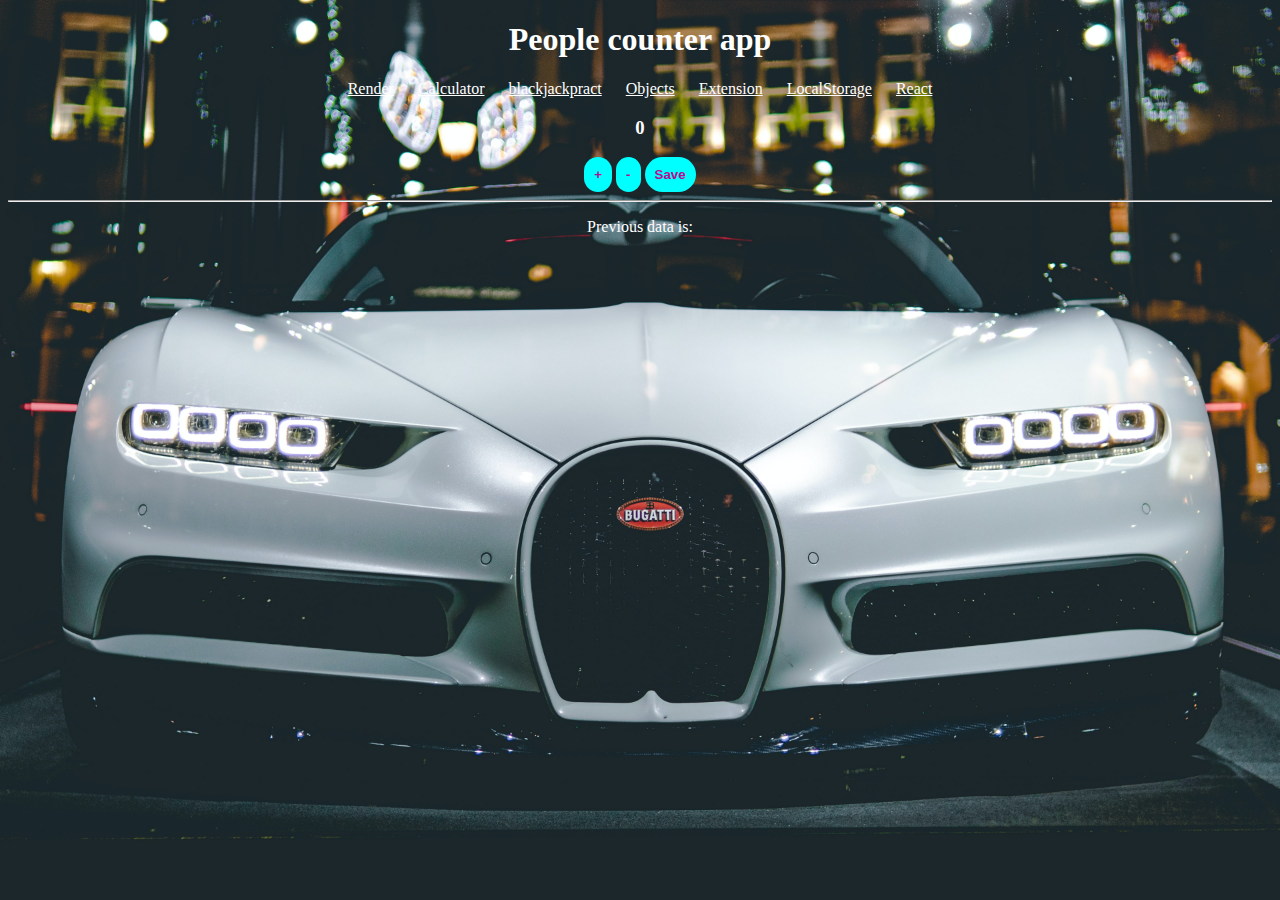
<file: index.html>
<!DOCTYPE html>
<html lang="en">
  <head>
    <meta charset="UTF-8" />
    <meta http-equiv="X-UA-Compatible" content="IE=edge" />
    <meta name="viewport" content="width=device-width, initial-scale=1.0" />
    <title>Document</title>
    <link rel="stylesheet" href="index.css" />
  </head>
  <body>
    <h1>People counter app</h1>
    <a href="render.html">Render</a>
    <a href="calculator.html">Calculator</a>
    <a href="blackjackpract.html">blackjackpract</a>
    <a href="object.html">Objects</a>
    <a href="extension.html">Extension</a>
    <a href="localstorage.html">LocalStorage</a>
    <a href="react.html">React</a>
    <h3 id="counter">0</h3>
    <button onclick="add()" id="increment">+</button>
    <button onclick="sub()" id="decrement">-</button>
    <button onclick="save()">Save</button>
    <hr />
    <p id="savedata">Previous data is:</p>
    <script src="index.js"></script>
    <script src="gameOne.js"></script>
    <script src="render.js"></script>
    <script src="practice.js"></script>
  </body>
</html>
</file>
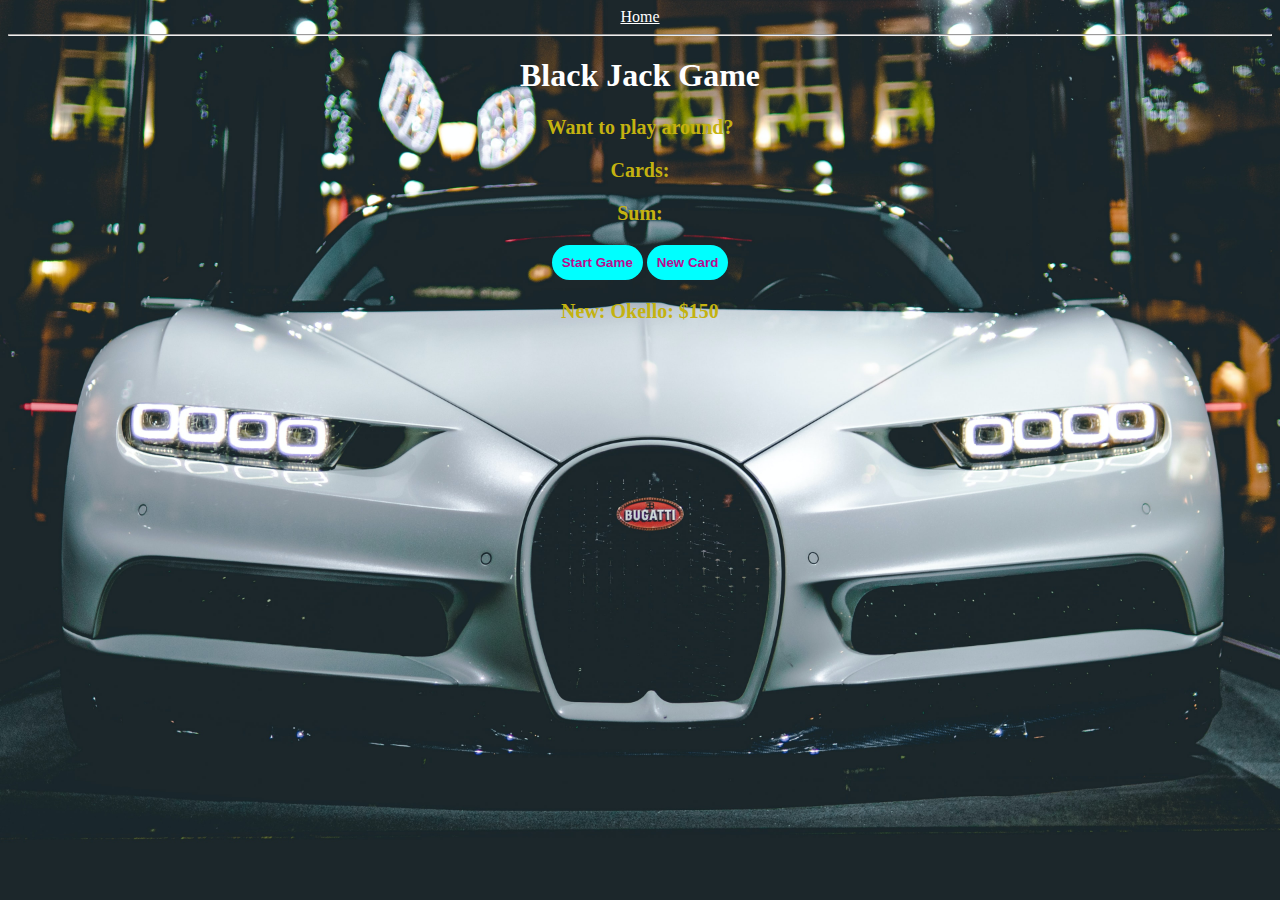
<file: blackjackpract.html>
<!DOCTYPE html>
<html lang="en">
  <head>
    <meta charset="UTF-8" />
    <meta http-equiv="X-UA-Compatible" content="IE=edge" />
    <meta name="viewport" content="width=device-width, initial-scale=1.0" />
    <title>Document</title>
    <link rel="stylesheet" href="index.css" />
    <link rel="stylesheet" href="blackjack.css" />
  </head>
  <body>
    <a href="index.html">Home</a>
    <hr />
    <h1>Black Jack Game</h1>
    <p id="message">Want to play around?</p>
    <p id="cards">Cards:</p>
    <p id="sum">Sum:</p>
    <button onclick="startGame()">Start Game</button>
    <button onclick="newGame()">New Card</button>
    <p id="player"></p>
    <!-- <script src="blackjackpract.js"></script> -->
    <script src="blackjack.js"></script>
  </body>
</html>
</file>
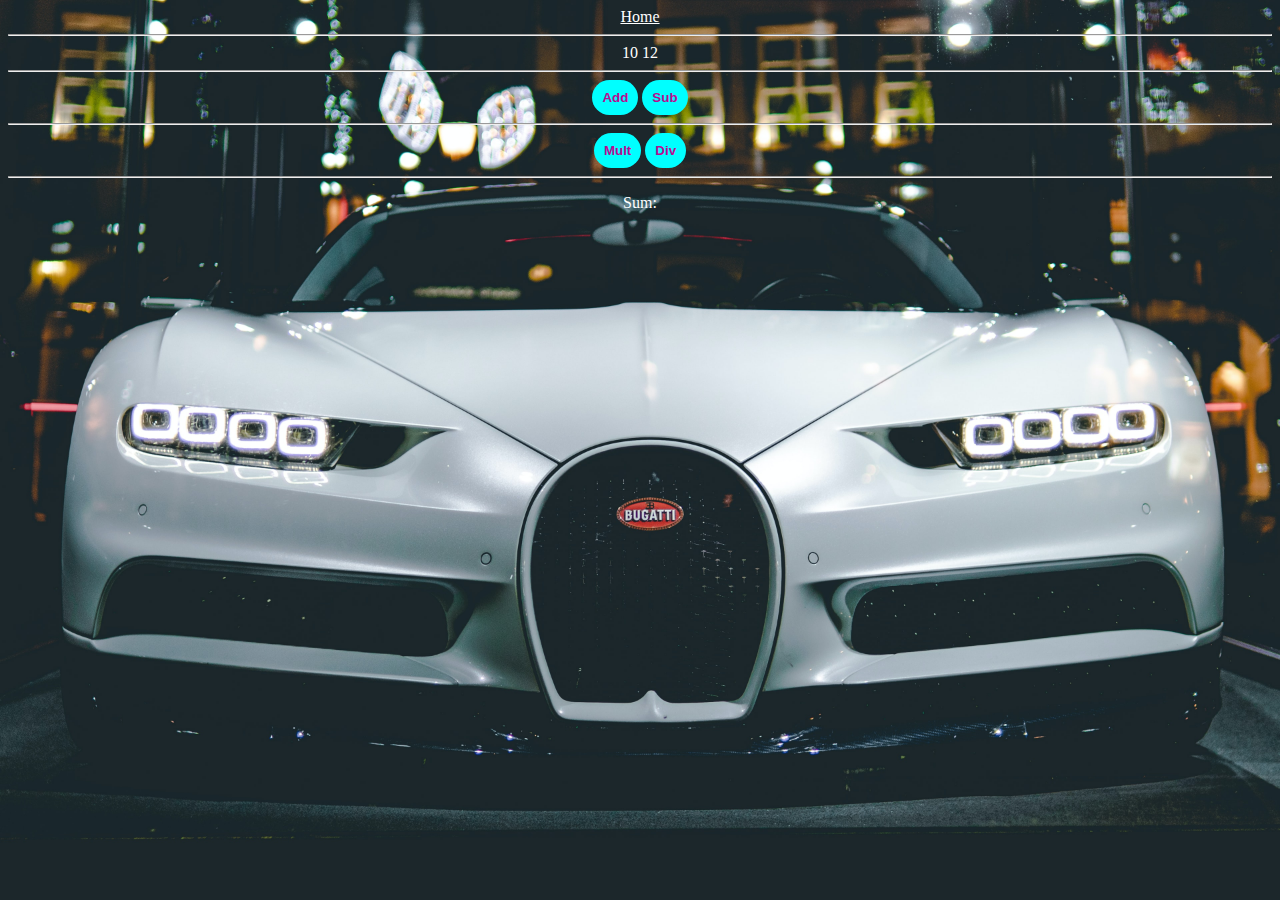
<file: calculator.html>
<!DOCTYPE html>
<html lang="en">
  <head>
    <meta charset="UTF-8" />
    <meta http-equiv="X-UA-Compatible" content="IE=edge" />
    <meta name="viewport" content="width=device-width, initial-scale=1.0" />
    <title>Document</title>
    <link rel="stylesheet" href="index.css" />
  </head>
  <body>
    <a href="index.html">Home</a>
    <hr />
    <span id="num1"></span>
    <span id="num2"></span>

    <hr />

    <button onclick="add()">Add</button>
    <button onclick="sub()">Sub</button>

    <hr />
    <button onclick="mult()">Mult</button>
    <button onclick="div()">Div</button>

    <hr />
    <p id="result">Sum:</p>

    <script src="calculator.js"></script>
  </body>
</html>
</file>
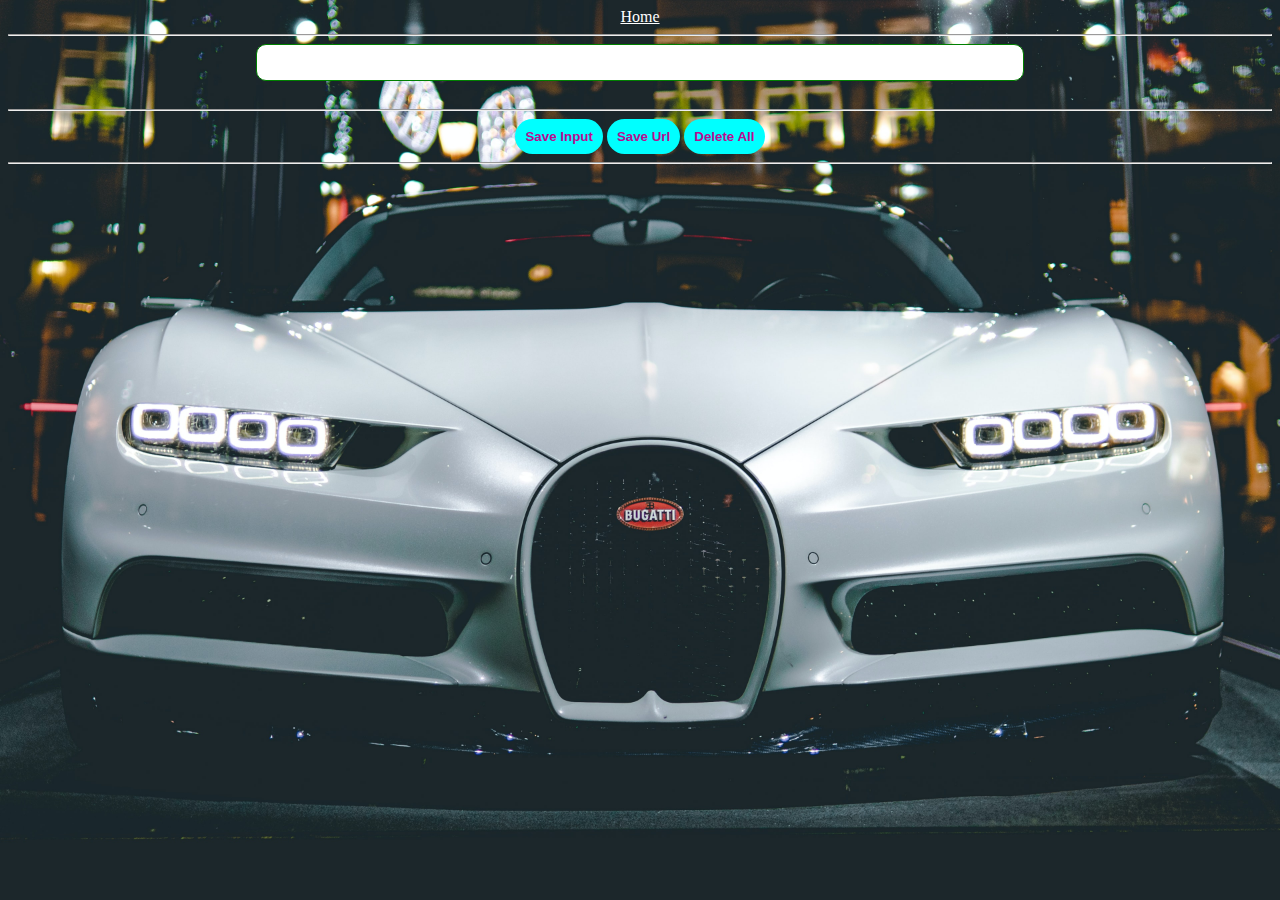
<file: extension.html>
<!DOCTYPE html>
<html lang="en">
  <head>
    <meta charset="UTF-8" />
    <meta http-equiv="X-UA-Compatible" content="IE=edge" />
    <meta name="viewport" content="width=device-width, initial-scale=1.0" />
    <title>Document</title>
    <link rel="stylesheet" href="index.css" />
  </head>
  <body>
    <a href="index.html">Home</a>
    <hr />
    <input type="text" id="open" />
    <hr />
    <button id="save">Save Input</button>
    <button id="url">Save Url</button>
    <button id="delete">Delete All</button>
    <hr />
    <ul id="ul"></ul>
    <!-- Event Listner practice -->
    <!-- inner html challange -->
    <!-- <div id="buy"></div> -->
    <!-- <button id="open">Open the Box</button> -->
    <script src="extension.js"></script>
  </body>
</html>
</file>
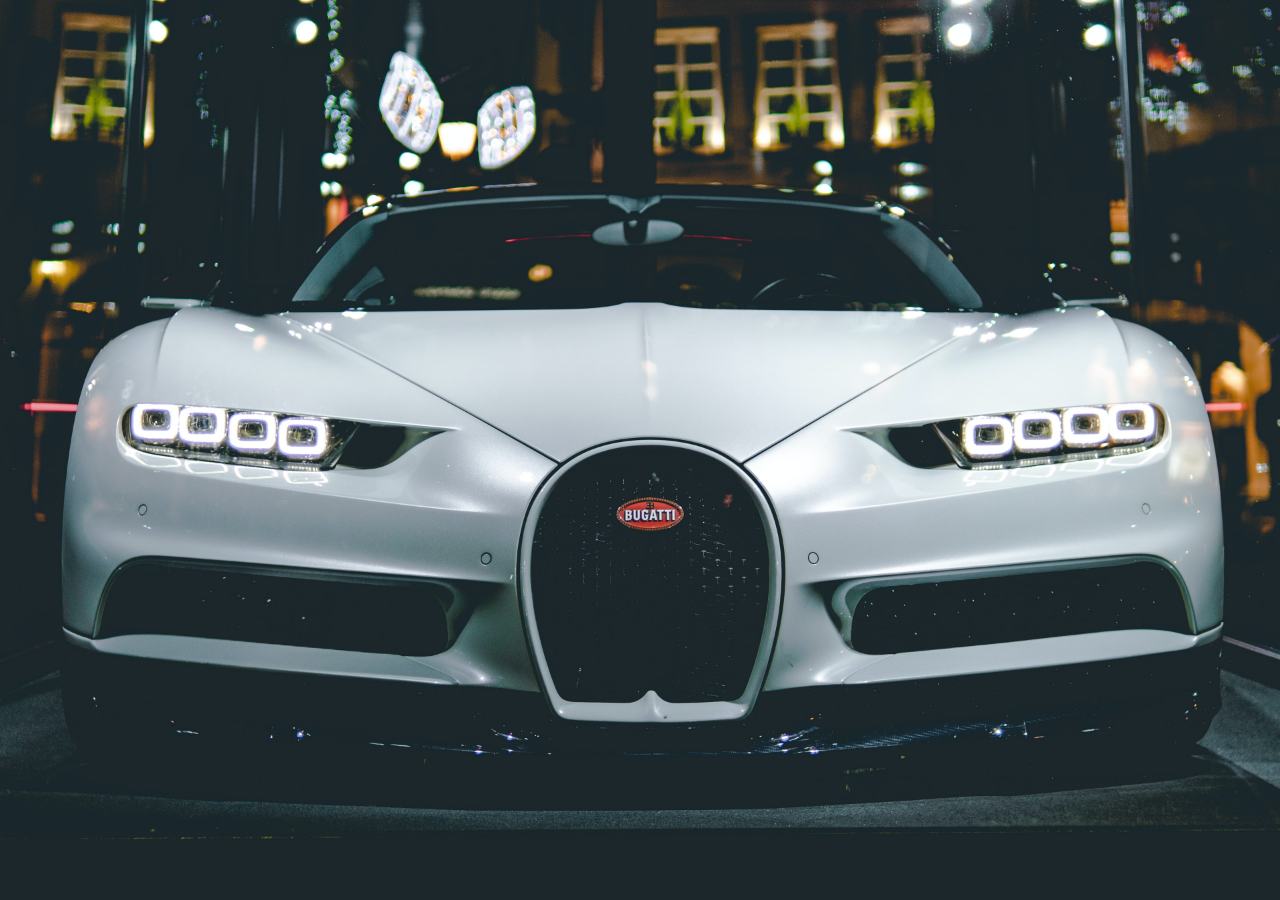
<file: localstorage.html>
<!DOCTYPE html>
<html lang="en">
  <head>
    <meta charset="UTF-8" />
    <meta http-equiv="X-UA-Compatible" content="IE=edge" />
    <meta name="viewport" content="width=device-width, initial-scale=1.0" />
    <title>Document</title>
    <link rel="stylesheet" href="index.css" />
  </head>
  <body>
    <script src="localstorage.js"></script>
  </body>
</html>
</file>
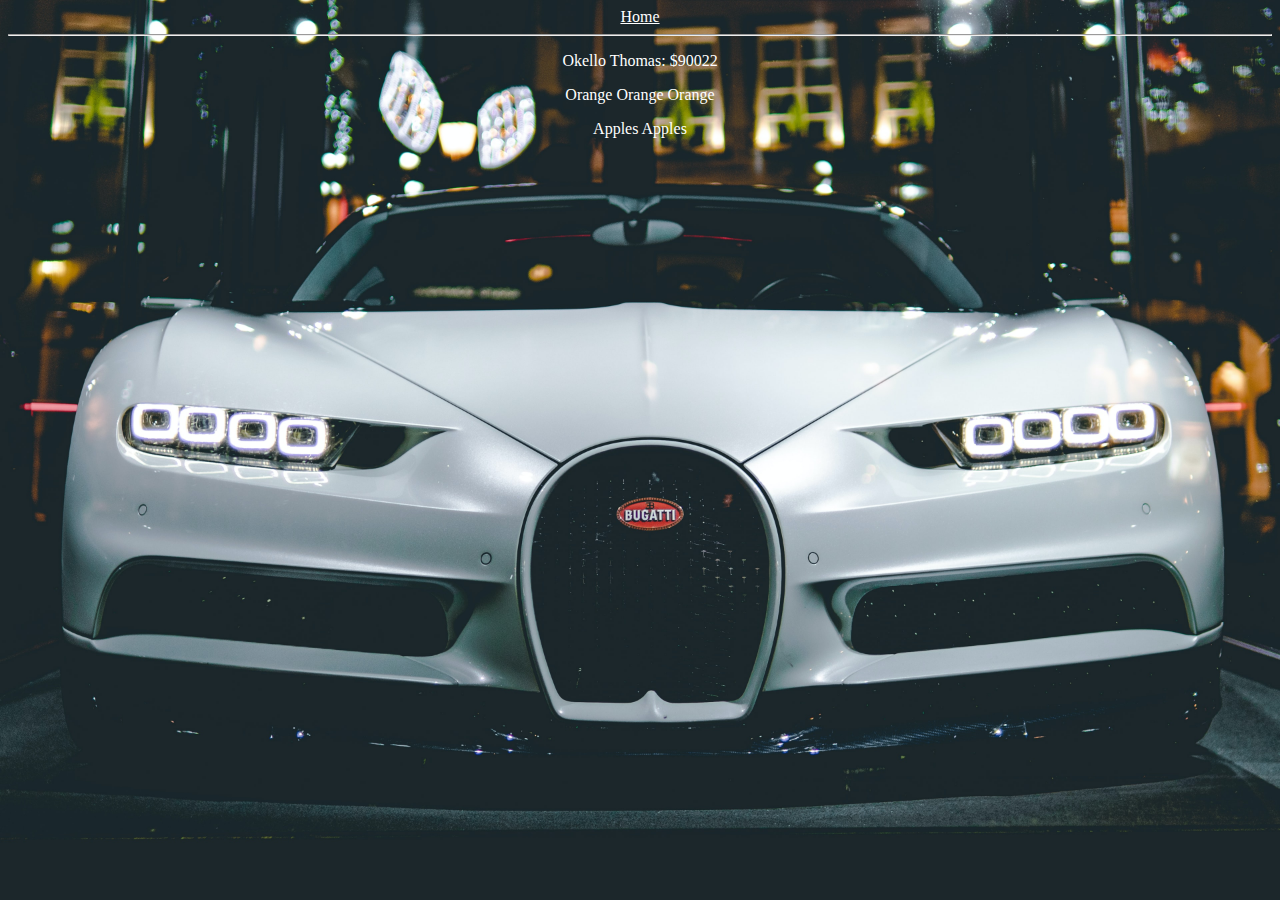
<file: object.html>
<!DOCTYPE html>
<html lang="en">
  <head>
    <meta charset="UTF-8" />
    <meta http-equiv="X-UA-Compatible" content="IE=edge" />
    <meta name="viewport" content="width=device-width, initial-scale=1.0" />
    <title>Document</title>
    <link rel="stylesheet" href="index.css" />
  </head>
  <body>
    <a href="index.html">Home</a>
    <hr />
    <p id="dancer"></p>
    <p id="oranges"></p>
    <p id="apples"></p>
    <script src="object.js"></script>
  </body>
</html>
</file>
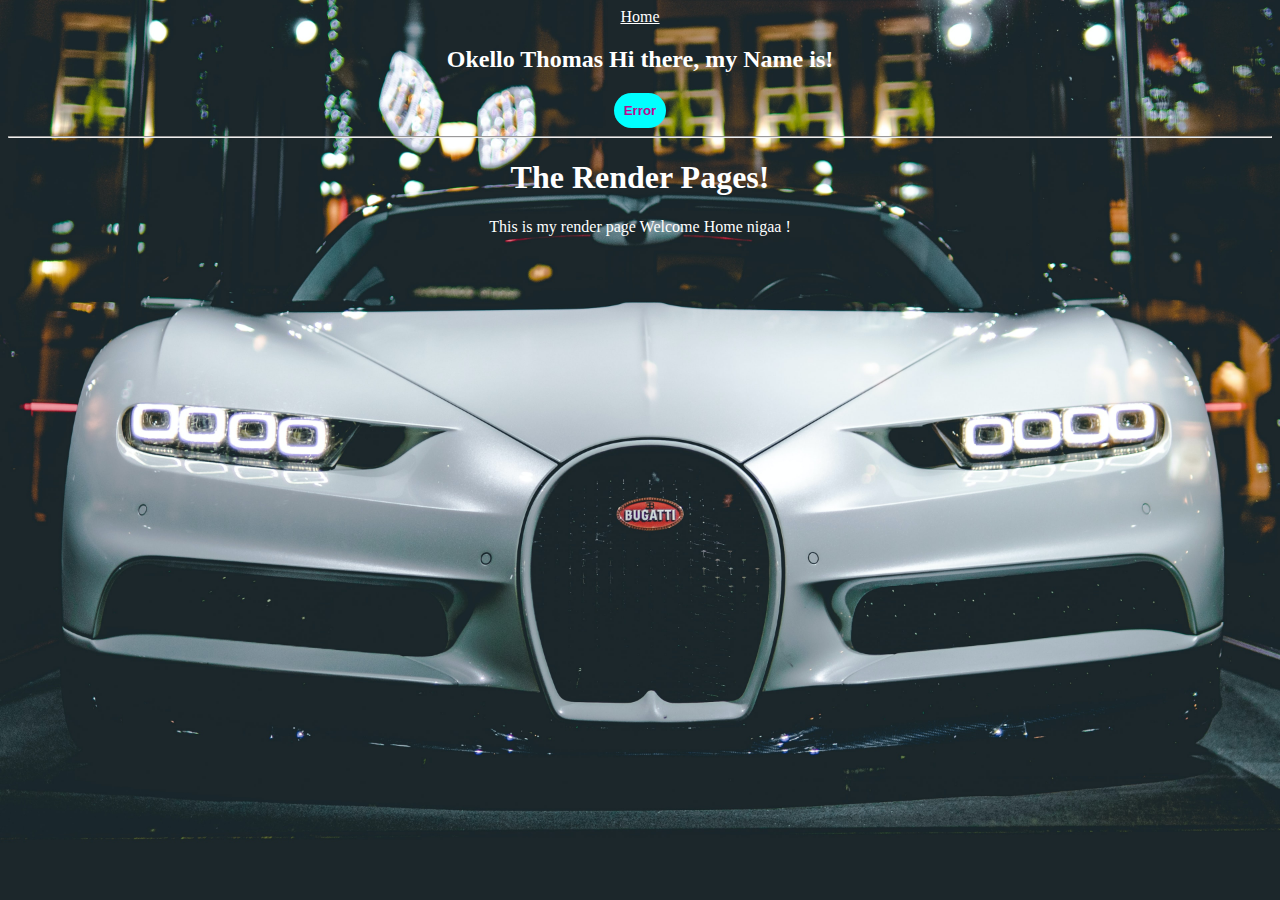
<file: render.html>
<!DOCTYPE html>
<html lang="en">
  <head>
    <meta charset="UTF-8" />
    <meta http-equiv="X-UA-Compatible" content="IE=edge" />
    <meta name="viewport" content="width=device-width, initial-scale=1.0" />
    <title>Document</title>
    <link rel="stylesheet" href="index.css" />
  </head>
  <body>
    <!-- implement the navbar -->
    <a href="index.html">Home</a>

    <h2 id="welcomeMessage"></h2>
    <p id="error"></p>

    <button onclick="error()">Error</button>

    <!-- The render  -->
    <hr />
    <h1 id="title"></h1>
    <p id="content"></p>
    <script src="render.js"></script>
  </body>
</html>
</file>
<file: index.css>
body{
    background-image: url(backone.jpg);
    background-repeat: no-repeat;
    background-size: cover;
    /* background: linear-gradient(to right, #d5dcd5, #d5b8b8, #b8b5b0); */
    align-items: center;
    text-align: center;
    color: white;
    min-width: 30vw;
}

a{
    color: white;
    padding: 10px;
}
button {
    color: rgb(185, 11, 144);
    background-color: aqua;
    border: none;
    border-radius: 20px;
    padding-top: 10px;
    padding-bottom: 10px;
    padding-left: 10px;
    padding-right: 10px;
    font-weight: bold;
}

input{
    width: 60vw;
    box-sizing: border-box;
    padding: 10px;
    border-radius: 10px;
    border: 1px solid green;
    margin-bottom: 20px;
}
</file>
<file: blackjack.css>
p{
    color: rgb(196, 178, 16);
    font-size: 20px;
    font-weight: bolder;
}
button{
    color: rgb(185, 11, 144);
    background-color: aqua;
    border: none;
    border-radius: 20px;
    padding-top: 10px;
    padding-bottom: 10px;
    padding-left: 10px;
    padding-right: 10px;
    font-weight: bold;
}
</file>
